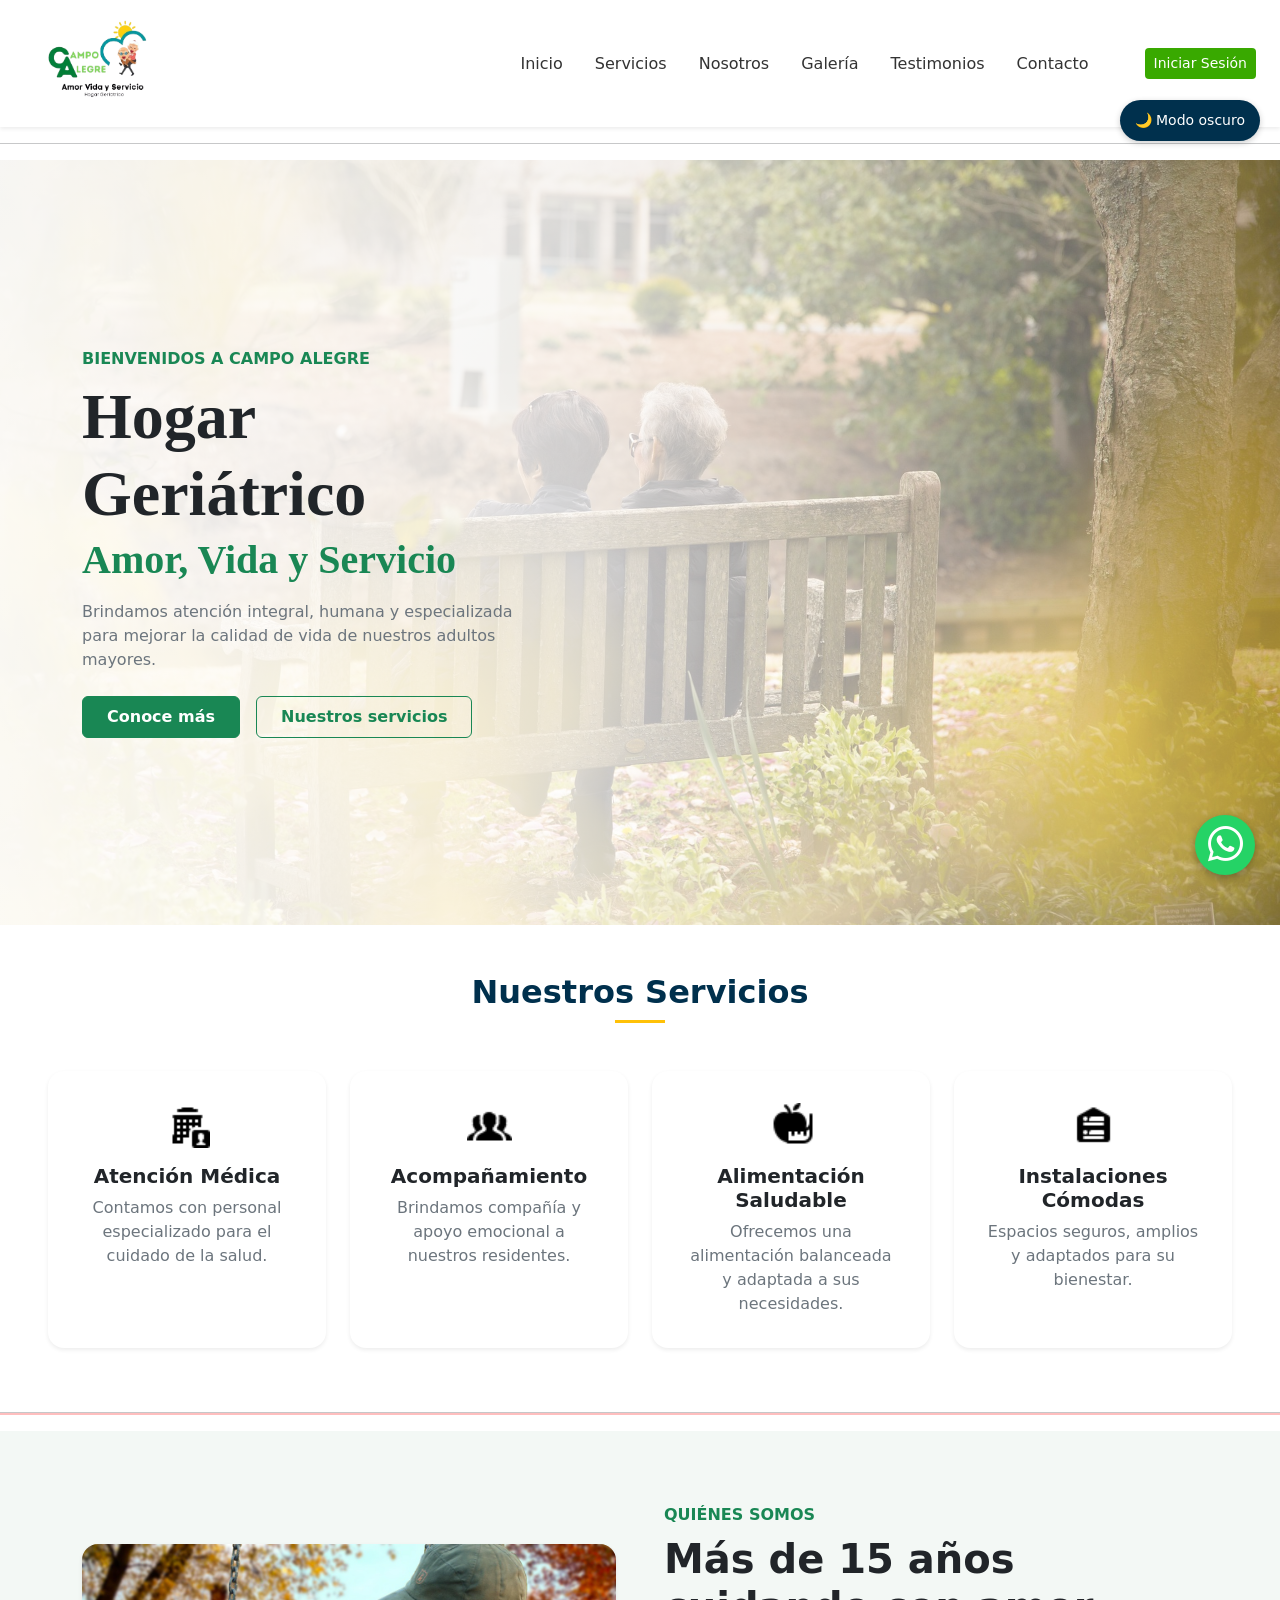
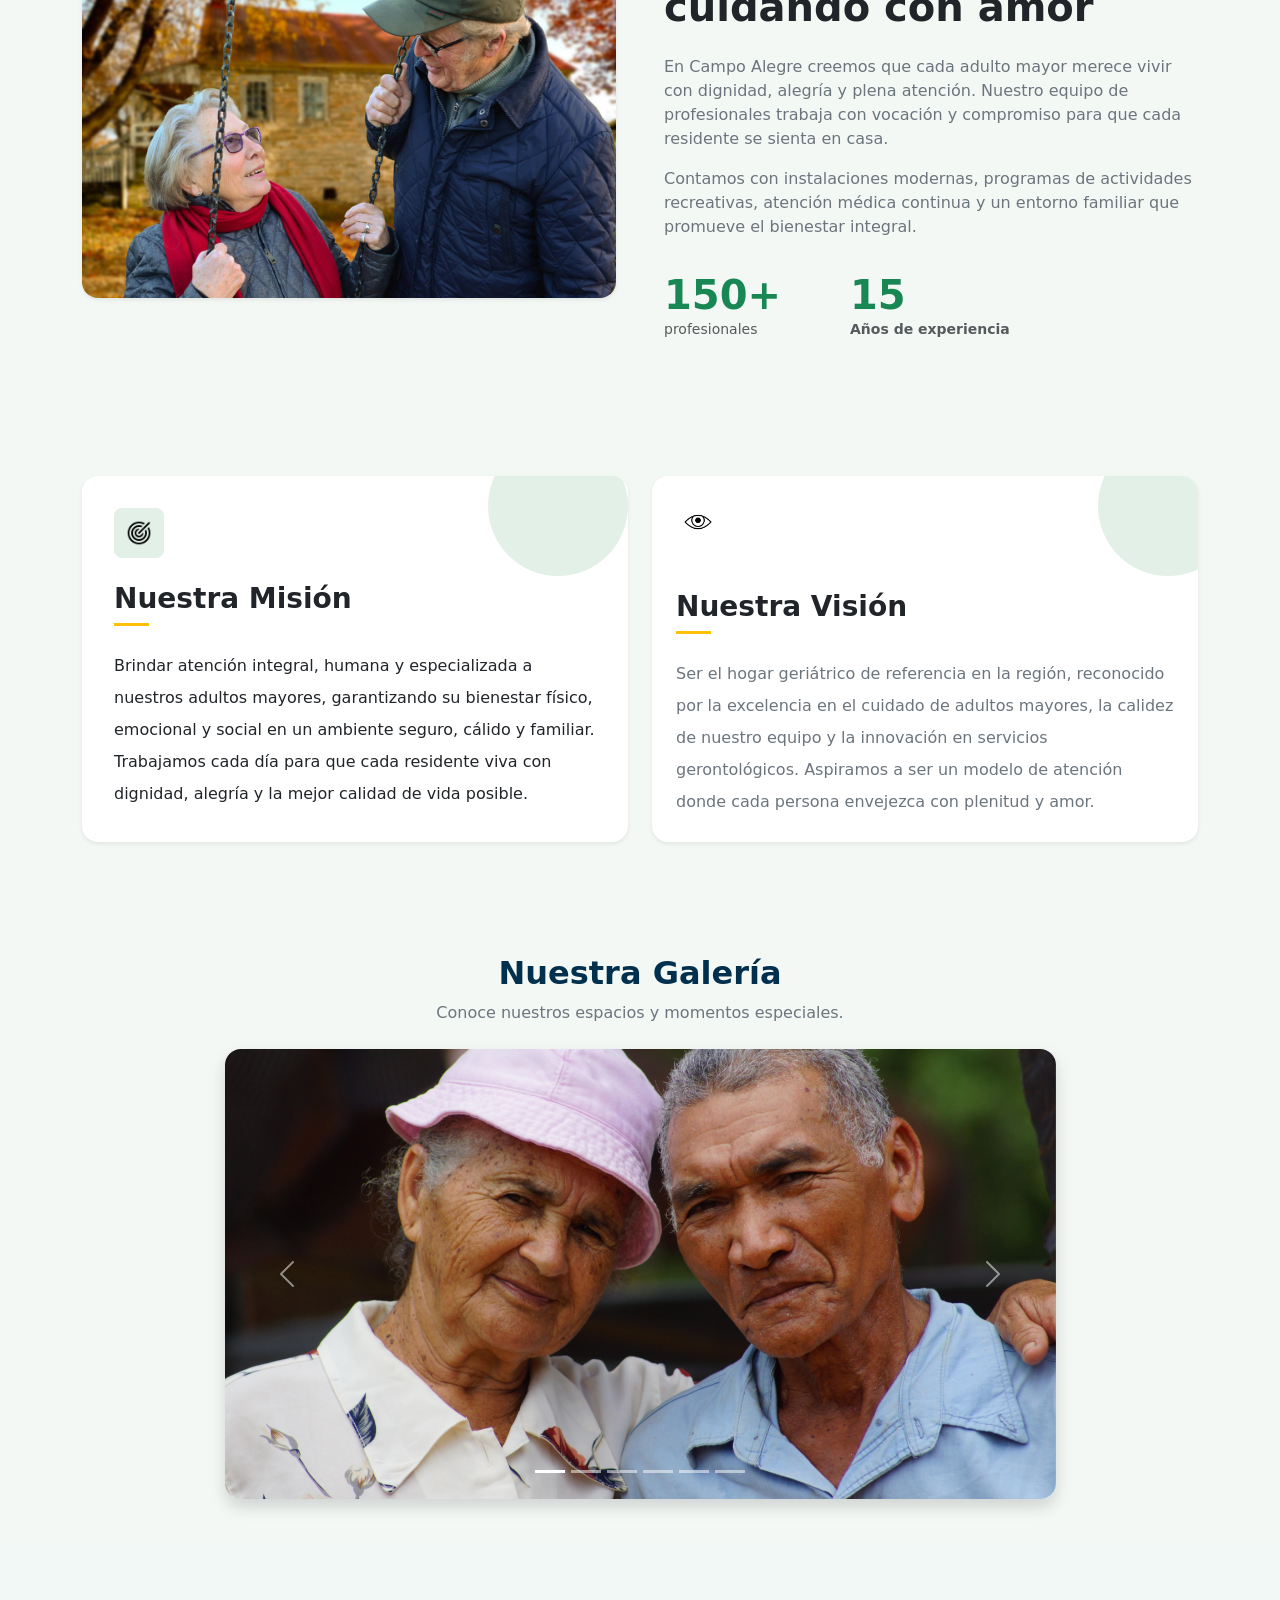
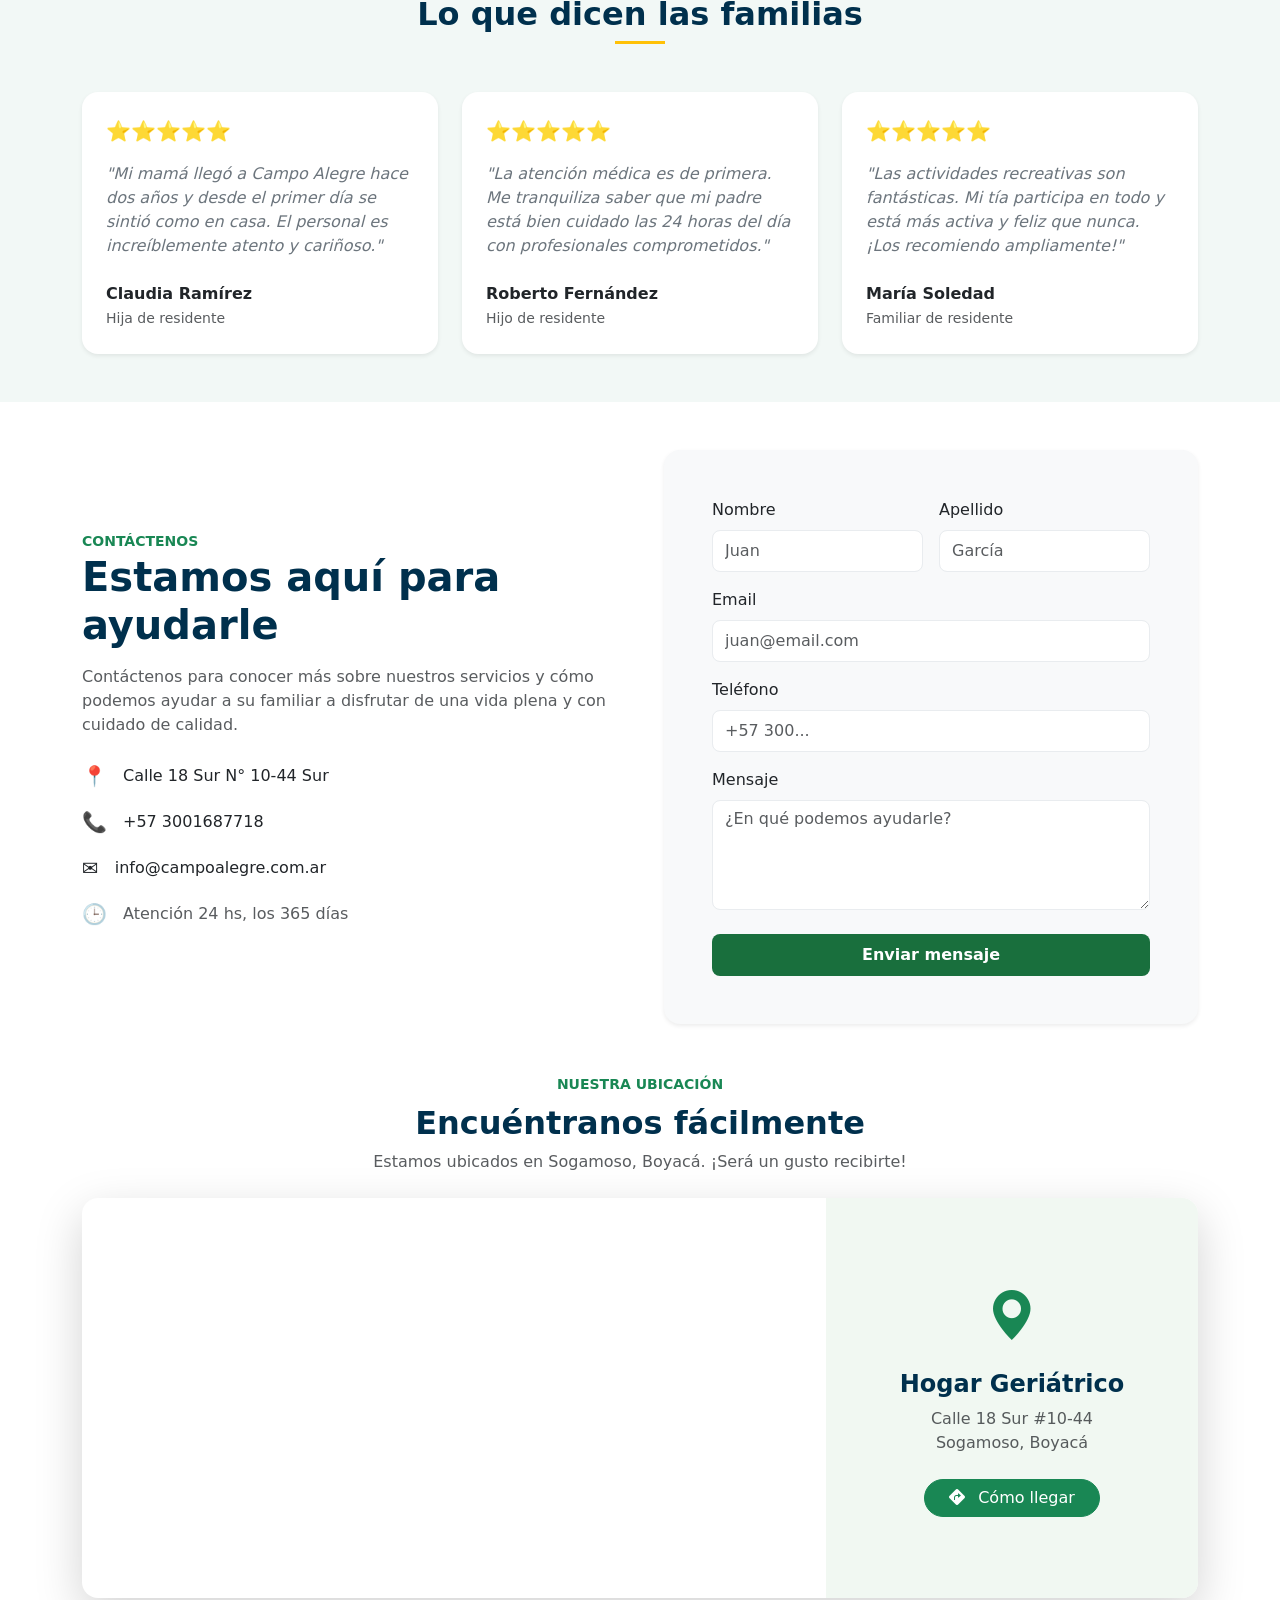
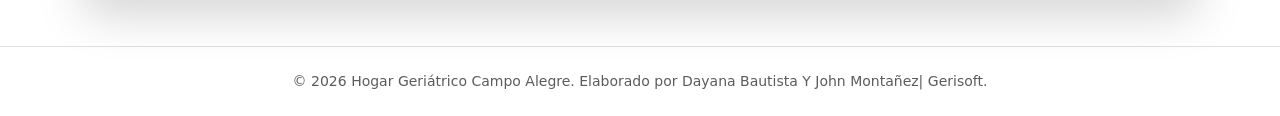
<file: index.html>
<!DOCTYPE html>

<html lang="es">

<head>

    <meta charset="UTF-8">

    <meta name="viewport" content="width=device-width, initial-scale=1.0">

    <meta name="description" content="Este es un ejemplo de una pagina web basica">

    <title>Gerisoft</title>
    <link href="https://cdn.jsdelivr.net/npm/bootstrap@5.3.3/dist/css/bootstrap.min.css"
rel="stylesheet"> 
<link href="https://cdn.jsdelivr.net/npm/bootstrap-icons@1.11.3/font/bootstrap-icons.css"
rel="stylesheet">
<!-- Bootstrap Icons -->
    <link rel="stylesheet" href="https://cdn.jsdelivr.net/npm/bootstrap-icons@1.11.3/font/bootstrap-icons.min.css">

    <link rel="stylesheet" href="estilos_html.css">

</head>

<body>

    <!--encabezado-->

    <header class="d-flex justify-content-between align-items-center px-4 py-2 shadow-sm bg-white w-100 sticky-top">

        <div>
            <a href="#">
                <img src="assets/images/logo Hogar geriatrico.png" alt="Logo de la empresa" width="150" class="img-
fluid">
            </a>
        </div>

        <nav class="navbar navbar-expand-lg p-0 bg-white" aria-label="Menú principal">

        <button class="navbar-toggler" type="button"
                     data-bs-toggle="collapse" data-bs-target="#menuPrincipal">
        <span class="navbar-toggler-icon"></span>
    </button>
    <div class="collapse navbar-collapse" id="menuPrincipal">
        <ul class="navbar-nav ms-auto align-items-center gap-lg-3">
                <li class="nav-item"><a class="nav-link" href="#inicio">Inicio</a></li>
                <li class="nav-item"><a class="nav-link" href="#servicios">Servicios</a></li>
                <li class="nav-item"><a class="nav-link" href="#nosotros">Nosotros</a></li>
                <li class="nav-item"><a class="nav-link" href="#galeria">Galería</a></li>
                <li class="nav-item"><a class="nav-link" href="#testimonios">Testimonios</a></li>
                <li class="nav-item"><a class="nav-link" href="#contacto">Contacto</a></li>
                <li class="nav-item"><a class="nav-link" href="login.html"></a></li>
                    <a class="btn btn-sm text-white" style="background-color: #39A900;"
                    href="login.html">
                    Iniciar Sesión 
                </a>
            </ul>
        </div>
        </nav>
    </header>

    <hr>

    <!--CONTENIDO PRINCIPAL-->

    <main>
        
        <!--INICIO-->
       <section id="inicio" class="position-relative d-flex align-items-center py-5 overflow-hidden" style="min-height: 85vh;">
    
    <!-- Imagen de fondo -->
    <img src="assets/images/imagen index .jpg" class="position-absolute top-0 start-0 w-100 h-100 object-fit-cover" style="z-index: 1;" alt="Presentación principal">

    <!-- Degradado de fondo de la presentación -->
<div class="degradado-inicio position-absolute top-0 start-0 w-100 h-100">
</div>
    
    <!--lo que va encima de la imagen -->
    <div class="container position-relative py-5" style="z-index: 3;">
        <div class="row">
            <div class="col-lg-5 col-md-7 text-start">

                <p class="texto-bienvenida text-uppercase fw-bold mb-2 fs-7 tracking-wide">
                    BIENVENIDOS A CAMPO ALEGRE
                </p>

                <h1 class="titulo-inicio display-3 fw-bold mb-1" style="font-family: serif;">
                    Hogar Geriátrico
                </h1>

               <h2 class="subtitulo-inicio display-6 fw-bold mb-3" style="font-family: serif;">
                    Amor, Vida y Servicio
                </h2>

               <p class="descripcion-inicio mb-4 fs-6">
                    Brindamos atención integral, humana y especializada para mejorar la calidad de vida de nuestros adultos mayores.
                </p>

                <!-- Botones de acción (Faltaban en la vista previa) -->
                <div class="d-flex flex-wrap gap-3">
                    <a href="#conoce-mas" class="btn btn-success px-4 py-2 fw-semibold rounded-2">
                        Conoce más
                    </a>
                    <a href="#servicios" class="btn btn-outline-success px-4 py-2 fw-semibold rounded-2">
                        Nuestros servicios
                    </a>
                </div>

            </div>
        </div>
    </div>
</section>

        <!-- ============ SERVICIOS ============ -->

        <section id="servicios" class="py-5" aria-labelledby="titulo-servicios">
            <div class="container-fluid px-lg-5">

                <h2 id="titulo-servicios" class="text-center fw-bold mb-2" style="color:#00304D;">
                    Nuestros Servicios
                </h2>
                
                <div class="mx-auto mb-5" style="width: 50px; height: 3px; background-color: #FFC107;"></div>

                <div class="row row-cols-1 row-cols-sm-2 row-cols-md-4 g-4">

                <div class="col">
                    <article class="card h-100 shadow-sm border-0 rounded-4 text-center p-3">
                       <div class="mt-3">
                        <img src="assets/images/icono atencion medica.png" alt="Atención médica" width="45" height="45" class="mx-auto d-block">
                       </div>
                        <div class="card-body">
                            <h3 class="h5 card-title fw-bold text-dark mb-2">Atención Médica</h3>
                                <p class="card-text text-secondary fs-6"> 
                                Contamos con personal especializado para el cuidado de la salud.
                                </p>                     
                        </div>
                    </article>
                </div>

                    <div class="col">
                        <article class="card h-100 shadow-sm border-0 rounded-4 text-center p-3">
                            <div class="mt-3">
                                <img src="assets/images/icono_acompañamiento.png" alt="Acompañamiento" width="45" height="45" class="mx-auto d-block">
                            </div>
                            <div class="card-body">
                            <h3 class="h5 card-title fw-bold text-dark mb-2">Acompañamiento</h3>
                            <p class="card-text text-secondary fs-6">
                                Brindamos compañía y apoyo emocional a nuestros residentes.
                            </p>
                            </div>
                        </article>
                        </div>
                    
                        <div class="col">
                        <article class="card h-100 shadow-sm border-0 rounded-4 text-center p-3">
                            <div class="mt-3">
                            <img src="assets/images/icono_alimentacion.png" alt="Alimentación saludable" width="45" height="45" class="mx-auto d-block">
                            </div>
                            <div class="card-body">
                            <h3 class="h5 card-title fw-bold text-dark mb-2">Alimentación Saludable</h3>
                            <p class="card-text text-secondary fs-6">
                                Ofrecemos una alimentación balanceada y adaptada a sus necesidades.
                            </p>
                            </div>
                        </article>
                        </div>
                    



                        <div class="col">
                        <article class="card h-100 shadow-sm border-0 rounded-4 text-center p-3">
                            <div class="mt-3">
                            <img src="assets/images/icono instalaciones.png" alt="Instalaciones cómodas" width="45" height="45" class="mx-auto d-block">
                            </div>
                            <div class="card-body">
                            <h3 class="h5 card-title fw-bold text-dark mb-2">Instalaciones Cómodas</h3>
                            <p class="card-text text-secondary fs-6">
                                Espacios seguros, amplios y adaptados para su bienestar.
                            </p>
                            </div>
                        </article>
                    </div>
                </div>
                </div>
        </section>


        <hr color="red" size="5">


        <!-- ============ SOBRE NOSOTROS ============ -->

        <section id="nosotros" class="py-5" style="background-color: #f3f8f5;" aria-labelledby="titulo-nosotros">
            <div class="container py-4">
                <div class="row align-items-center g-5">
                    <div class="col-lg-6">
                        <img src="assets/images/quienes somos.jpg" alt="Personas adultas mayores"
                             class="img-fluid rounded-4 shadow-sm w-100 object-fit-cover" style="max-height:  480px;">

                    </div>
                    <div class="col-lg-6">
                        <p class="text-success text-uppercase fw-bold mb-2 tracking-wide fs-6">
                            Quiénes somos
                        </p>

                        <h2 id="titulo-nosotros" class="display-6 fw-bold text-dark mb-4">
                           Más de 15 años cuidando con amor
                        </h2>
                        <p class="text-secondary fs-6 mb-3">
                        En Campo Alegre creemos que cada adulto mayor merece vivir con dignidad, alegría y plena atención. Nuestro equipo de profesionales trabaja con vocación y compromiso para que cada residente se sienta en casa.
                            </p>
                        <p class="text-secondary fs-6 mb-3">
                            Contamos con instalaciones modernas, programas de actividades recreativas, atención médica continua y un entorno familiar que promueve el bienestar integral.
                        </p>
                        <div class="row pt-3 text-start">
                            <div class="col-4">
                                <h3 class="fw-bold text-success display-6 mb-0">150+</h3>
                                <p class="text-muted small mb-0">profesionales</p>
                            </div>
                            <div class="col-4">
                                <h3 class="fw-bold text-success display-6 mb-0">15</h3>
                            <p class="fw-bold text-muted small mb-0">Años de experiencia</p>
                        </div>
                    </div>
                </div>
                </div>
            </div>
        </section>

            <!--MISIÓN Y VISIÓN-->
        <section id="misión-visión" class="py-5" style="background-color: #f3f8f5;">
                       <div class="container py-3">
                        <div class="row row-cols-1 row-cols-sm-2 g-4">
                            <div class="col">
                                <article class="card h-100 border-0 shadow-sm rounded-4 p-4 position-relative overflow-hidden bg-white"> 
                                    <div class="position-absolute top-0 end-0 rounded-circle"
                                    style="width: 140px; height: 140px; background-color: #e2f0e8; margin-top: -40px; margin-right: -40 px; pointer-events: none;">
                                </div>
                                <div class="card-body p-2 position-relative z-1">
                        <!-- Imagen de Ícono de Misión -->
                        <div class="d-inline-flex align-items-center justify-content-center rounded-3 p-2 mb-4" 
                             style="background-color: #e2f0e8; width: 50px; height: 50px;">
                            <img src="assets/images/icons/icono_misión.png" alt="Misión" width="28" height="28">
                        </div>
                                    <h2 id="titulo-mision" class="h3 card-title fw-bold text-dark mb-2">
                            Nuestra Misión
                        </h2>

                        <div class="mb-4" style="width: 35px; height: 3px; background-color: #FFC107;"></div>
                        <p class="card-text text-secundary lh-lg fs-6 mb-0">
                            Brindar atención integral, humana y especializada a nuestros adultos mayores, garantizando su bienestar físico, emocional y social en un ambiente seguro, cálido y familiar. Trabajamos cada día para que cada residente viva con dignidad, alegría y la mejor calidad de vida posible.
                        </p>
                                </div>
                                </article>
                            </div>
                        <div class="col">
                            <article class="card h-100 border-0 shadow-sm rounded-4 p-4 position-relative overflow-hidden bg-white">
                                <div class="position-absolute top-0 end-0 rounded-circle"
                                    style="width: 140px; height: 140px; background-color: #e2f0e8; margin-top: -40px; margin-right: -40px; pointer-events: none;">
                                </div>
                                <div class="card-body p-2 position-relative z-1">
                                    <img src="assets/images/icons/icons-visión.png" alt="visión" width="28" height="28">
                                </div>


                        <h2 id="titulo-vision" class="h3 card-title fw-bold text-dark mb-2">
                            Nuestra Visión
                        </h2>
                            <div class="mb-4" style="width: 35px; height: 3px; background-color: #FFC107;"></div>

                        <p class="card-text text-secondary lh-lg fs-6 mb-0">
                            Ser el hogar geriátrico de referencia en la región, reconocido por la excelencia en el cuidado de adultos mayores, la calidez de nuestro equipo y la innovación en servicios gerontológicos. Aspiramos a ser un modelo de atención donde cada persona envejezca con plenitud y amor.
                        </p>
                    </div>
                        </article>
                        </div>
                       </div>
                    </div>   
        </section>




<!-- ============ GALERÍA AUTOMÁTICA ============ -->
<section id="galeria"
         class="py-5"
         aria-labelledby="titulo-galeria"
         style="background-color: #f3f8f5;">

    <div class="container">

        <!-- Título -->
        <h2 id="titulo-galeria"
            class="text-center fw-bold mb-2"
            style="color: #00304D;">

            Nuestra Galería

        </h2>

        <!-- Descripción -->
        <p class="text-center text-secondary mb-4">
            Conoce nuestros espacios y momentos especiales.
        </p>

        <!-- Carrusel automático -->
        <div class="row justify-content-center">

            <div class="col-12 col-lg-9">

                <div id="galeriaAutomatica"
                     class="carousel slide carousel-fade"
                     data-bs-ride="carousel"
                     data-bs-interval="3000"
                     data-bs-pause="false"
                     data-bs-wrap="true">

                    <!-- Fotografías -->
                    <div class="carousel-inner rounded-4 shadow">

                        <!-- Imagen 1 -->
                        <div class="carousel-item active">

                            <img src="assets/images/galeria 1.jpg"
                                 class="d-block w-100"
                                 style="height: 450px; object-fit: cover;"
                                 alt="Adultos mayores">

                        </div>

                        <!-- Imagen 2 -->
                        <div class="carousel-item">

                            <img src="assets/images/galeria 2.jpg"
                                 class="d-block w-100"
                                 style="height: 450px; object-fit: cover;"
                                 alt="Actividades de adultos mayores">

                        </div>

                        <!-- Imagen 3 -->
                        <div class="carousel-item">

                            <img src="assets/images/galeria 3.jpg"
                                 class="d-block w-100"
                                 style="height: 450px; object-fit: cover;"
                                 alt="Espacios del hogar geriátrico">

                        </div>

                        <!-- Imagen 4 -->
                        <div class="carousel-item">

                            <img src="assets/images/galeria 4.jpg"
                                 class="d-block w-100"
                                 style="height: 450px; object-fit: cover;"
                                 alt="Momentos especiales">

                        </div>

                        <!-- Imagen 5 -->
                        <div class="carousel-item">

                            <img src="assets/images/galeria 5.jpg"
                                 class="d-block w-100"
                                 style="height: 450px; object-fit: cover;"
                                 alt="Atención a adultos mayores">

                        </div>

                        <!-- Imagen 6 -->
                        <div class="carousel-item">

                            <img src="assets/images/galeria 6.jpg"
                                 class="d-block w-100"
                                 style="height: 450px; object-fit: cover;"
                                 alt="Bienestar de los residentes">

                        </div>

                    </div>

                    <!-- Indicadores para seleccionar las fotografías -->
                    <div class="carousel-indicators galeria-indicators">

                        <button type="button"
                                data-bs-target="#galeriaAutomatica"
                                data-bs-slide-to="0"
                                class="active"
                                aria-current="true"
                                aria-label="Imagen 1"></button>

                        <button type="button"
                                data-bs-target="#galeriaAutomatica"
                                data-bs-slide-to="1"
                                aria-label="Imagen 2"></button>

                        <button type="button"
                                data-bs-target="#galeriaAutomatica"
                                data-bs-slide-to="2"
                                aria-label="Imagen 3"></button>

                        <button type="button"
                                data-bs-target="#galeriaAutomatica"
                                data-bs-slide-to="3"
                                aria-label="Imagen 4"></button>

                        <button type="button"
                                data-bs-target="#galeriaAutomatica"
                                data-bs-slide-to="4"
                                aria-label="Imagen 5"></button>

                        <button type="button"
                                data-bs-target="#galeriaAutomatica"
                                data-bs-slide-to="5"
                                aria-label="Imagen 6"></button>

                    </div>

                    <!-- Flecha para imagen anterior -->
                    <button class="carousel-control-prev"
                            type="button"
                            data-bs-target="#galeriaAutomatica"
                            data-bs-slide="prev">

                        <span class="carousel-control-prev-icon"
                              aria-hidden="true"></span>

                        <span class="visually-hidden">Anterior</span>

                    </button>

                    <!-- Flecha para imagen siguiente -->
                    <button class="carousel-control-next"
                            type="button"
                            data-bs-target="#galeriaAutomatica"
                            data-bs-slide="next">

                        <span class="carousel-control-next-icon"
                              aria-hidden="true"></span>

                        <span class="visually-hidden">Siguiente</span>

                    </button>

                </div>

            </div>

        </div>

    </div>

</section>
<!-- ============ FIN GALERÍA ============ -->




        <!--TESTIMONIOS-->
<section id="testimonios" class="py-5" aria-labelledby="titulo-testimonios" style="background-color: #f2f8f6;">
    <div class="container">

        <!-- Título -->
        <h2 id="titulo-testimonios" class="text-center fw-bold mb-2" style="color: #00304D;">
            Lo que dicen las familias
        </h2>
        <div class="mx-auto mb-5" style="width: 50px; height: 3px; background-color: #FFC107;"></div>

        <!-- Grilla principal -->
        <div class="row row-cols-1 row-cols-md-3 g-4">

            <!-- Testimonio 1 -->
            <div class="col">
                <div class="card h-100 border-0 shadow-sm p-4 rounded-4 bg-white">
                    <div class="card-body p-0 d-flex flex-column justify-content-between">
                        <div>
                            <div class="mb-3 text-warning fs-5">
                                ⭐⭐⭐⭐⭐
                            </div>
                            <blockquote class="blockquote fs-6 text-secondary fst-italic mb-4">
                                "Mi mamá llegó a Campo Alegre hace dos años y desde el primer día se sintió como en casa. El personal es increíblemente atento y cariñoso."
                            </blockquote>
                        </div>
                        <footer>
                            <strong class="d-block text-dark fw-bold">Claudia Ramírez</strong>
                            <small class="text-muted">Hija de residente</small>
                        </footer>
                    </div>
                </div>
            </div>

            <!-- Testimonio 2 -->
            <div class="col">
                <div class="card h-100 border-0 shadow-sm p-4 rounded-4 bg-white">
                    <div class="card-body p-0 d-flex flex-column justify-content-between">
                        <div>
                            <div class="mb-3 text-warning fs-5">
                                ⭐⭐⭐⭐⭐
                            </div>
                            <blockquote class="blockquote fs-6 text-secondary fst-italic mb-4">
                                "La atención médica es de primera. Me tranquiliza saber que mi padre está bien cuidado las 24 horas del día con profesionales comprometidos."
                            </blockquote>
                        </div>
                        <footer>
                            <strong class="d-block text-dark fw-bold">Roberto Fernández</strong>
                            <small class="text-muted">Hijo de residente</small>
                        </footer>
                    </div>
                </div>
            </div>

            <!-- Testimonio 3 -->
            <div class="col">
                <div class="card h-100 border-0 shadow-sm p-4 rounded-4 bg-white">
                    <div class="card-body p-0 d-flex flex-column justify-content-between">
                        <div>
                            <div class="mb-3 text-warning fs-5">
                                ⭐⭐⭐⭐⭐
                            </div>
                            <blockquote class="blockquote fs-6 text-secondary fst-italic mb-4">
                                "Las actividades recreativas son fantásticas. Mi tía participa en todo y está más activa y feliz que nunca. ¡Los recomiendo ampliamente!"
                            </blockquote>
                        </div>
                        <footer>
                            <strong class="d-block text-dark fw-bold">María Soledad</strong>
                            <small class="text-muted">Familiar de residente</small>
                        </footer>
                    </div>
                </div>
            </div>

        </div>
    </div>
</section>
       
<!-- CONTACTO -->
<section id="contacto" aria-labelledby="titulo-contacto" class="py-5">

    <div class="container">

        <div class="row g-5 align-items-center">

            <!-- INFORMACIÓN DE CONTACTO -->
            <div class="col-12 col-lg-6">

                <span class="text-success fw-bold text-uppercase small">
                    CONTÁCTENOS
                </span>

                <h2 id="titulo-contacto" class="display-6 fw-bold mb-3"
                    style="color: #00304D;">
                    Estamos aquí para ayudarle
                </h2>

                <p class="text-muted mb-4 lead fs-6">
                    Contáctenos para conocer más sobre nuestros servicios
                    y cómo podemos ayudar a su familiar a disfrutar de una
                    vida plena y con cuidado de calidad.
                </p>

                <address class="fst-normal d-flex flex-column gap-3 fs-6">

                    <div class="d-flex align-items-center gap-3">
                        <span class="fs-5">📍</span>
                        <span>Calle 18 Sur N° 10-44 Sur</span>
                    </div>

                    <div class="d-flex align-items-center gap-3">
                        <span class="fs-5">📞</span>
                        <a href="tel:+573001687718"
                           class="text-decoration-none text-dark">
                            +57 3001687718
                        </a>
                    </div>

                    <div class="d-flex align-items-center gap-3">
                        <span class="fs-5">✉️</span>
                        <a href="mailto:info@campoalegre.com.ar"
                           class="text-decoration-none text-dark">
                            info@campoalegre.com.ar
                        </a>
                    </div>

                    <div class="d-flex align-items-center gap-3 text-muted">
                        <span class="fs-5">🕒</span>
                        <span>Atención 24 hs, los 365 días</span>
                    </div>

                </address>

            </div>

            <!-- FORMULARIO DE CONTACTO -->
            <div class="col-12 col-lg-6">

                <div class="card border-0 shadow-sm rounded-4 p-4 p-md-5"
                     style="background-color: #f8f9fa;">

                    <form>

                        <div class="row g-3 mb-3">

                            <div class="col-md-6">
                                <label for="nombre"
                                       class="form-label fw-medium text-dark">
                                    Nombre
                                </label>

                                <input type="text"
                                       class="form-control rounded-3 border-light-subtle bg-white py-2"
                                       id="nombre"
                                       placeholder="Juan">
                            </div>

                            <div class="col-md-6">
                                <label for="apellido"
                                       class="form-label fw-medium text-dark">
                                    Apellido
                                </label>

                                <input type="text"
                                       class="form-control rounded-3 border-light-subtle bg-white py-2"
                                       id="apellido"
                                       placeholder="García">
                            </div>

                        </div>

                        <div class="mb-3">
                            <label for="email"
                                   class="form-label fw-medium text-dark">
                                Email
                            </label>

                            <input type="email"
                                   class="form-control rounded-3 border-light-subtle bg-white py-2"
                                   id="email"
                                   placeholder="juan@email.com">
                        </div>

                        <div class="mb-3">
                            <label for="telefono"
                                   class="form-label fw-medium text-dark">
                                Teléfono
                            </label>

                            <input type="tel"
                                   class="form-control rounded-3 border-light-subtle bg-white py-2"
                                   id="telefono"
                                   placeholder="+57 300...">
                        </div>

                        <div class="mb-4">
                            <label for="mensaje"
                                   class="form-label fw-medium text-dark">
                                Mensaje
                            </label>

                            <textarea
                                class="form-control rounded-3 border-light-subtle bg-white"
                                id="mensaje"
                                rows="4"
                                placeholder="¿En qué podemos ayudarle?"></textarea>
                        </div>

                        <button type="submit"
                                class="btn w-100 text-white fw-bold py-2 rounded-3"
                                style="background-color: #196f3d;">
                            Enviar mensaje
                        </button>

                    </form>

                </div>

            </div>

        </div>

    </div>

    <!-- MAPA DE UBICACIÓN -->
    <div class="container mt-5">

        <div class="text-center mb-4">

            <span class="text-success fw-bold text-uppercase small">
                NUESTRA UBICACIÓN
            </span>

            <h2 class="fw-bold mt-2" style="color: #00304D;">
                Encuéntranos fácilmente
            </h2>

            <p class="text-muted">
                Estamos ubicados en Sogamoso, Boyacá.
                ¡Será un gusto recibirte!
            </p>

        </div>

        <div class="card border-0 shadow-lg rounded-4 overflow-hidden">

            <div class="row g-0 align-items-stretch">

                <!-- MAPA -->
                <div class="col-12 col-lg-8">

                    <iframe
                        src="https://www.google.com/maps/embed?pb=!1m18!1m12!1m3!1d2848.3560702895843!2d-72.94355713081931!3d5.695444694922893!2m3!1f0!2f0!3f0!3m2!1i1024!2i768!4f13.1!3m3!1m2!1s0x8e6a45b3ea7bd65f%3A0xb68958fd519795a6!2sCl.%2018%20Sur%20%2310-44%2C%20Sogamoso%2C%20Boyac%C3%A1!5e1!3m2!1ses!2sco!4v1790373119517!5m2!1ses!2sco"
                        width="100%"
                        height="400"
                        style="border:0; display:block;"
                        allowfullscreen
                        loading="lazy"
                        referrerpolicy="strict-origin-when-cross-origin">
                    </iframe>

                </div>

                <!-- INFORMACIÓN DE UBICACIÓN -->
                <div class="col-12 col-lg-4 d-flex align-items-center"
                     style="background-color: #f1f8f2;">

                    <div class="p-4 text-center w-100">

                        <i class="bi bi-geo-alt-fill text-success"
                           style="font-size: 50px;">
                        </i>

                        <h4 class="fw-bold mt-3" style="color: #00304D;">
                            Hogar Geriátrico
                        </h4>

                        <p class="text-muted">
                            Calle 18 Sur #10-44
                            <br>
                            Sogamoso, Boyacá
                        </p>

                        <a href="https://www.google.com/maps/search/?api=1&query=Cl.+18+Sur+%2310-44%2C+Sogamoso%2C+Boyac%C3%A1"
                           target="_blank"
                           rel="noopener noreferrer"
                           class="btn btn-success rounded-pill px-4 mt-2">

                            <i class="bi bi-sign-turn-right-fill me-2"></i>
                            Cómo llegar

                        </a>

                    </div>

                </div>

            </div>

        </div>

    </div>

</section>
<!-- FIN CONTACTO -->
</main>


    <!--PIE DE PÁGINA-->

    <footer class="py-4 border-top text-center text-muted">
<div class="container">
            <p class="mb-0 small">
            &copy; 2026 Hogar Geriátrico Campo Alegre.
            Elaborado por Dayana Bautista Y John Montañez| Gerisoft.
        </p>
</div>
    </footer>
       
<!-- BOTÓN FLOTANTE DE WHATSAPP -->
<a href="https://wa.me/573001234567"
   class="whatsapp-float"
   target="_blank"
   rel="noopener noreferrer"
   aria-label="Abrir WhatsApp">
    <i class="bi bi-whatsapp"></i>
</a>

<body>

    <!-- Botón para cambiar el tema -->
    <button id="btnTema" class="tema-btn" type="button">
        🌙 Modo oscuro
    </button>


<!-- SCRIPT DE BOOTSTRAP -->
<script src="https://cdn.jsdelivr.net/npm/bootstrap@5.3.3/dist/js/bootstrap.bundle.min.js"></script>
<!-- Archivo JavaScript del modo oscuro -->
<script src="html.js"></script>
</body>

</html>
</file>
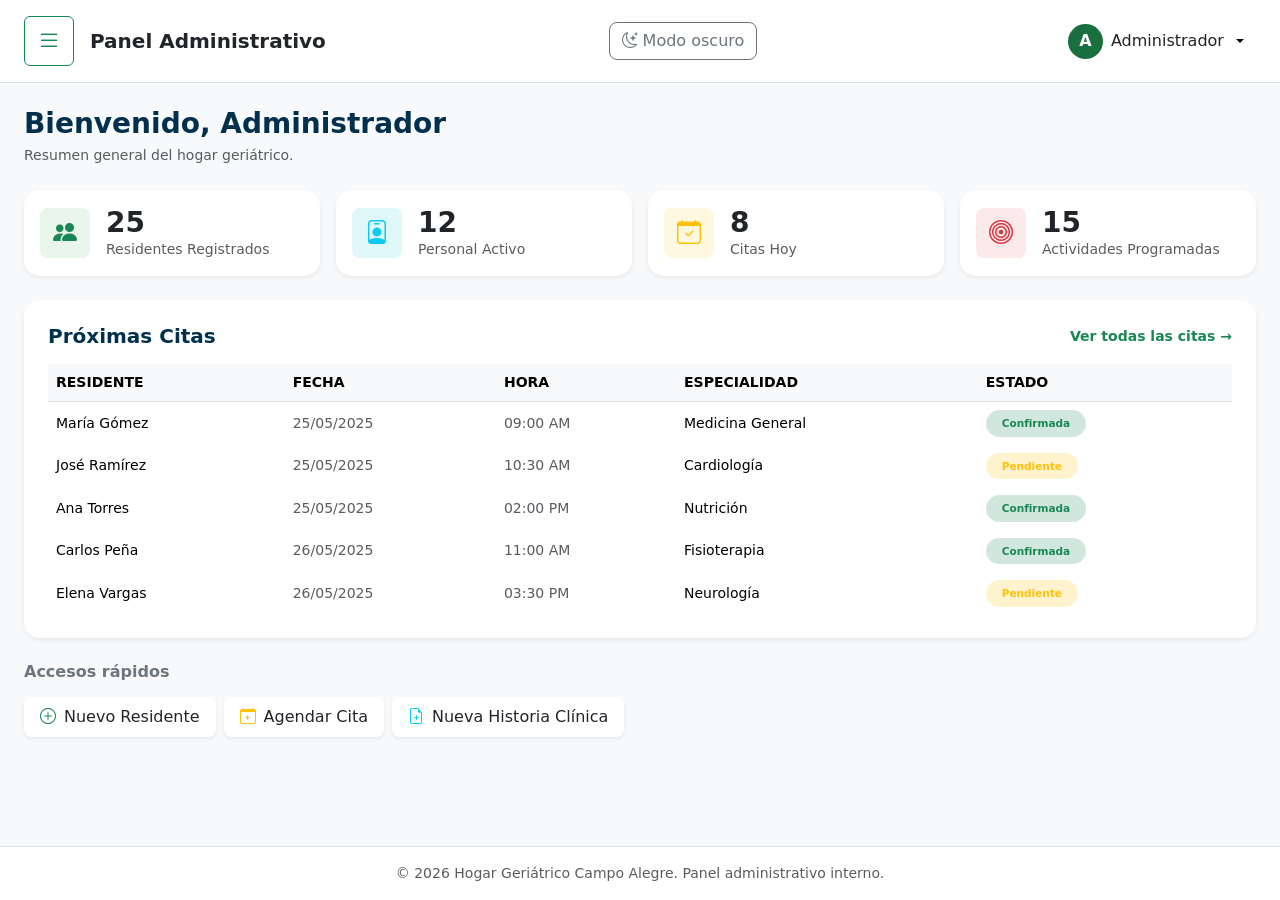
<file: admin.html>
<!DOCTYPE html>
<html lang="es">
<head>
    <meta charset="UTF-8">
    <meta name="viewport" content="width=device-width, initial-scale=1.0">
    <meta name="description" content="Panel administrativo del Hogar Geriátrico Campo Alegre.">
    <title>Panel Administrativo | Hogar Geriátrico Campo Alegre</title>
    
    <!-- Bootstrap 5 CSS -->
    <link href="https://cdn.jsdelivr.net/npm/bootstrap@5.3.3/dist/css/bootstrap.min.css" rel="stylesheet">
    <!-- Bootstrap Icons -->
    <link href="https://cdn.jsdelivr.net/npm/bootstrap-icons@1.11.3/font/bootstrap-icons.css" rel="stylesheet">
</head>
<body class="bg-light">

    <div class="d-flex min-vh-100">

        <!--Menú lateral()-->
      <aside class="offcanvas offcanvas-start text-white p-3"
            tabindex="-1"
            id="menuLateral"
            aria-label="Menú de administración"
            style="width: 260px; background-color: #196f3d;">
                <div class="d-flex justify-content-end mb-2">
    <button type="button"
            class="btn-close btn-close-white"
            data-bs-dismiss="offcanvas"
            aria-label="Cerrar">
    </button>
</div>
            
            <!-- Logo -->
            <div class="text-center py-3 mb-3 border-bottom border-white-50">
                <a href="index.html">
                    <img src="assets/images/logo Hogar geriatrico.png" alt="Logo Hogar Geriátrico Campo Alegre" width="100" class="img-fluid bg-white p-2 rounded-3">
                </a>
            </div>

            <!-- Navegación de módulos -->
            <nav aria-label="Módulos del sistema" class="w-100">
                <ul class="nav nav-pills flex-column gap-1">
                    <li class="nav-item">
                        <a href="inicio.html" class="nav-link text-white active d-flex align-items-center gap-3 py-2 px-3 rounded-3" style="background-color: rgba(255,255,255,0.2);" aria-current="page">
                            <i class="bi bi-house-door fs-5"></i>
                            <span>Inicio</span>
                        </a>
                    </li>
                    <li class="nav-item">
                        <a href="residentes.html" class="nav-link text-white-50 d-flex align-items-center gap-3 py-2 px-3 rounded-3">
                            <i class="bi bi-people fs-5"></i>
                            <span>Residentes</span>
                        </a>
                    </li>
                    <li class="nav-item">
                        <a href="personal.html" class="nav-link text-white-50 d-flex align-items-center gap-3 py-2 px-3 rounded-3">
                            <i class="bi bi-person-badge fs-5"></i>
                            <span>Personal</span>
                        </a>
                    </li>
                    <li class="nav-item">
                        <a href="citas-medicas.html" class="nav-link text-white-50 d-flex align-items-center gap-3 py-2 px-3 rounded-3">
                            <i class="bi bi-calendar-event fs-5"></i>
                            <span>Citas Médicas</span>
                        </a>
                    </li>
                    <li class="nav-item">
                        <a href="historias-clinicas.html" class="nav-link text-white-50 d-flex align-items-center gap-3 py-2 px-3 rounded-3">
                            <i class="bi bi-file-earmark-medical fs-5"></i>
                            <span>Historias Clínicas</span>
                        </a>
                    </li>
                    <li class="nav-item">
                        <a href="actividades.html" class="nav-link text-white-50 d-flex align-items-center gap-3 py-2 px-3 rounded-3">
                            <i class="bi bi-bullseye fs-5"></i>
                            <span>Actividades</span>
                        </a>
                    </li>
                    <li class="nav-item">
                        <a href="reportes.html" class="nav-link text-white-50 d-flex align-items-center gap-3 py-2 px-3 rounded-3">
                            <i class="bi bi-bar-chart-line fs-5"></i>
                            <span>Reportes</span>
                        </a>
                    </li>
                    <li class="nav-item">
                        <a href="configuracion.html" class="nav-link text-white-50 d-flex align-items-center gap-3 py-2 px-3 rounded-3">
                            <i class="bi bi-gear fs-5"></i>
                            <span>Configuración</span>
                        </a>
                    </li>
                    <li class="nav-item mt-3">
                        <a href="login.html" class="nav-link text-white-50 d-flex align-items-center gap-3 py-2 px-3 rounded-3">
                            <i class="bi bi-box-arrow-right fs-5"></i>
                            <span>Cerrar Sesión</span>
                        </a>
                    </li>
                </ul>
            </nav>
        </aside>

        <!-- ============ CONTENIDO PRINCIPAL ============ -->
        <div class="flex-grow-1 d-flex flex-column">

            <!-- BARRA SUPERIOR (HEADER) -->
           <header class="bg-white border-bottom px-4 py-3 d-flex justify-content-between align-items-center">

    <div class="d-flex align-items-center gap-3">

        <button class="btn btn-outline-success"
                type="button"
                data-bs-toggle="offcanvas"
                data-bs-target="#menuLateral"
                aria-controls="menuLateral">
            <i class="bi bi-list fs-4"></i>
        </button>

        <h1 class="h5 fw-bold text-dark mb-0">
            Panel Administrativo
        </h1>

    </div>

<!-- Botón para cambiar el tema -->
<button type="button" id="btnTema"
        class="btn btn-outline-secondary rounded-3 me-3">
    <i class="bi bi-moon-stars" id="iconoTema"></i>
    <span id="textoTema">Modo oscuro</span>
</button>

                <!-- Usuario y Menú desplegable -->
                <nav aria-label="Cuenta de usuario" class="dropdown">
                    <button class="btn btn-light d-flex align-items-center gap-2 border-0 bg-transparent dropdown-toggle" type="button" data-bs-toggle="dropdown" aria-expanded="false">
                        <span class="rounded-circle text-white d-flex align-items-center justify-content-center fw-bold" style="width: 35px; height: 35px; background-color: #196f3d;">A</span>
                        <span class="fw-medium text-dark">Administrador</span>
                    </button>
                    <ul class="dropdown-menu dropdown-menu-end border-0 shadow-sm rounded-3">
                        <li><a class="dropdown-item small" href="index.html"><i class="bi bi-person me-2"></i>Mi perfil</a></li>
                        <li><hr class="dropdown-divider"></li>
                        <li><a class="dropdown-item small text-danger" href="login.html"><i class="bi bi-box-arrow-right me-2"></i>Cerrar sesión</a></li>
                    </ul>
                </nav>
            </header>

            <!-- CUERPO PRINCIPAL -->
            <main class="p-4 flex-grow-1">

                <!-- Bienvenida -->
                <div class="mb-4">
                    <h2 class="h3 fw-bold mb-1" style="color: #00304D;">Bienvenido, Administrador</h2>
                    <p class="text-muted small mb-0">Resumen general del hogar geriátrico.</p>
                </div>

                <!-- Tarjetas de Resumen -->
                <section aria-labelledby="titulo-resumen" class="mb-4">
                    <h3 id="titulo-resumen" class="visually-hidden">Resumen general</h3>

                    <div class="row row-cols-1 row-cols-sm-2 row-cols-xl-4 g-3">
                        
                        <!-- Tarjeta 1 -->
                        <div class="col">
                            <div class="card border-0 shadow-sm rounded-4 p-3 bg-white h-100">
                                <div class="d-flex align-items-center gap-3">
                                    <div class="p-3 rounded-3 d-flex align-items-center justify-content-center" style="background-color: #e8f5e9; width: 50px; height: 50px;">
                                        <i class="bi bi-people-fill text-success fs-4"></i>
                                    </div>
                                    <div>
                                        <div class="h3 fw-bold mb-0 text-dark">25</div>
                                        <div class="text-muted small">Residentes Registrados</div>
                                    </div>
                                </div>
                            </div>
                        </div>
<!--Modo Claro oscuro-->

<!-- Tarjeta 2 -->
                        <div class="col">
                            <div class="card border-0 shadow-sm rounded-4 p-3 bg-white h-100">
                                <div class="d-flex align-items-center gap-3">
                                    <div class="p-3 rounded-3 d-flex align-items-center justify-content-center" style="background-color: #e0f7fa; width: 50px; height: 50px;">
                                        <i class="bi bi-person-badge text-info fs-4"></i>
                                    </div>
                                    <div>
                                        <div class="h3 fw-bold mb-0 text-dark">12</div>
                                        <div class="text-muted small">Personal Activo</div>
                                    </div>
                                </div>
                            </div>
                        </div>

                        <!-- Tarjeta 3 -->
                        <div class="col">
                            <div class="card border-0 shadow-sm rounded-4 p-3 bg-white h-100">
                                <div class="d-flex align-items-center gap-3">
                                    <div class="p-3 rounded-3 d-flex align-items-center justify-content-center" style="background-color: #fff8e1; width: 50px; height: 50px;">
                                        <i class="bi bi-calendar-check text-warning fs-4"></i>
                                    </div>
                                    <div>
                                        <div class="h3 fw-bold mb-0 text-dark">8</div>
                                        <div class="text-muted small">Citas Hoy</div>
                                    </div>
                                </div>
                            </div>
                        </div>

                        <!-- Tarjeta 4 -->
                        <div class="col">
                            <div class="card border-0 shadow-sm rounded-4 p-3 bg-white h-100">
                                <div class="d-flex align-items-center gap-3">
                                    <div class="p-3 rounded-3 d-flex align-items-center justify-content-center" style="background-color: #fbe9e7; width: 50px; height: 50px;">
                                        <i class="bi bi-bullseye text-danger fs-4"></i>
                                    </div>
                                    <div>
                                        <div class="h3 fw-bold mb-0 text-dark">15</div>
                                        <div class="text-muted small">Actividades Programadas</div>
                                    </div>
                                </div>
                            </div>
                        </div>

                    </div>
                </section>

                <!-- Próximas Citas (Tabla) -->
                <section id="proximas-citas" class="card border-0 shadow-sm rounded-4 bg-white p-4 mb-4" aria-labelledby="titulo-proximas-citas">

                    <header class="d-flex justify-content-between align-items-center mb-3">
                        <h3 id="titulo-proximas-citas" class="h5 fw-bold mb-0" style="color: #00304D;">Próximas Citas</h3>
                        <a href="citas-medicas.html" class="text-decoration-none text-success small fw-semibold">
                            Ver todas las citas &rarr;
                        </a>
                    </header>

                    <div class="table-responsive">
                        <table class="table table-borderless align-middle mb-0">
                            <caption class="visually-hidden">Listado de próximas citas médicas programadas</caption>
                            <thead class="table-light border-bottom text-uppercase small text-muted">
                                <tr>
                                    <th scope="col" class="fw-semibold">Residente</th>
                                    <th scope="col" class="fw-semibold">Fecha</th>
                                    <th scope="col" class="fw-semibold">Hora</th>
                                    <th scope="col" class="fw-semibold">Especialidad</th>
                                    <th scope="col" class="fw-semibold">Estado</th>
                                </tr>
                            </thead>
                            <tbody class="small">
                                <tr>
                                    <td class="fw-medium">María Gómez</td>
                                    <td class="text-muted">25/05/2025</td>
                                    <td class="text-muted">09:00 AM</td>
                                    <td>Medicina General</td>
                                    <td><span class="badge rounded-pill text-success bg-success-subtle px-3 py-2">Confirmada</span></td>
                                </tr>
                                <tr>
                                    <td class="fw-medium">José Ramírez</td>
                                    <td class="text-muted">25/05/2025</td>
                                    <td class="text-muted">10:30 AM</td>
                                    <td>Cardiología</td>
                                    <td><span class="badge rounded-pill text-warning bg-warning-subtle px-3 py-2">Pendiente</span></td>
                                </tr>
                                <tr>
                                    <td class="fw-medium">Ana Torres</td>
                                    <td class="text-muted">25/05/2025</td>
                                    <td class="text-muted">02:00 PM</td>
                                    <td>Nutrición</td>
                                    <td><span class="badge rounded-pill text-success bg-success-subtle px-3 py-2">Confirmada</span></td>
                                </tr>
                                <tr>
                                    <td class="fw-medium">Carlos Peña</td>
                                    <td class="text-muted">26/05/2025</td>
                                    <td class="text-muted">11:00 AM</td>
                                    <td>Fisioterapia</td>
                                    <td><span class="badge rounded-pill text-success bg-success-subtle px-3 py-2">Confirmada</span></td>
                                </tr>
                                <tr>
                                    <td class="fw-medium">Elena Vargas</td>
                                    <td class="text-muted">26/05/2025</td>
                                    <td class="text-muted">03:30 PM</td>
                                    <td>Neurología</td>
                                    <td><span class="badge rounded-pill text-warning bg-warning-subtle px-3 py-2">Pendiente</span></td>
                                </tr>
                            </tbody>
                        </table>
                    </div>

                </section>

                <!-- Accesos Rápida -->
                <section aria-labelledby="titulo-accesos-rapidos">
                    <h3 id="titulo-accesos-rapidos" class="h6 fw-bold mb-3 text-secondary">Accesos rápidos</h3>

                    <div class="d-flex flex-wrap gap-2">
                        <a href="residentes.html#nuevo" class="btn btn-white bg-white border-0 shadow-sm rounded-3 py-2 px-3 small fw-medium text-dark d-flex align-items-center gap-2">
                            <i class="bi bi-plus-circle text-success fs-6"></i> Nuevo Residente
                        </a>
                        <a href="citas-medicas.html#agendar" class="btn btn-white bg-white border-0 shadow-sm rounded-3 py-2 px-3 small fw-medium text-dark d-flex align-items-center gap-2">
                            <i class="bi bi-calendar-plus text-warning fs-6"></i> Agendar Cita
                        </a>
                        <a href="historias-clinicas.html#nueva" class="btn btn-white bg-white border-0 shadow-sm rounded-3 py-2 px-3 small fw-medium text-dark d-flex align-items-center gap-2">
                            <i class="bi bi-file-earmark-plus text-info fs-6"></i> Nueva Historia Clínica
                        </a>
                    </div>
                </section>

            </main>

            <!-- FOOTER -->
            <footer class="bg-white border-top py-3 text-center text-muted small">
                <p class="mb-0">&copy; 2026 Hogar Geriátrico Campo Alegre. Panel administrativo interno.</p>
            </footer>

        </div>

    </div>

    <!-- Bootstrap Bundle JS (requerido para los Dropdowns/Menús) -->
    <script src="https://cdn.jsdelivr.net/npm/bootstrap@5.3.3/dist/js/bootstrap.bundle.min.js"></script>
    <script src="login.js"></script>
</body>
</html>
</file>
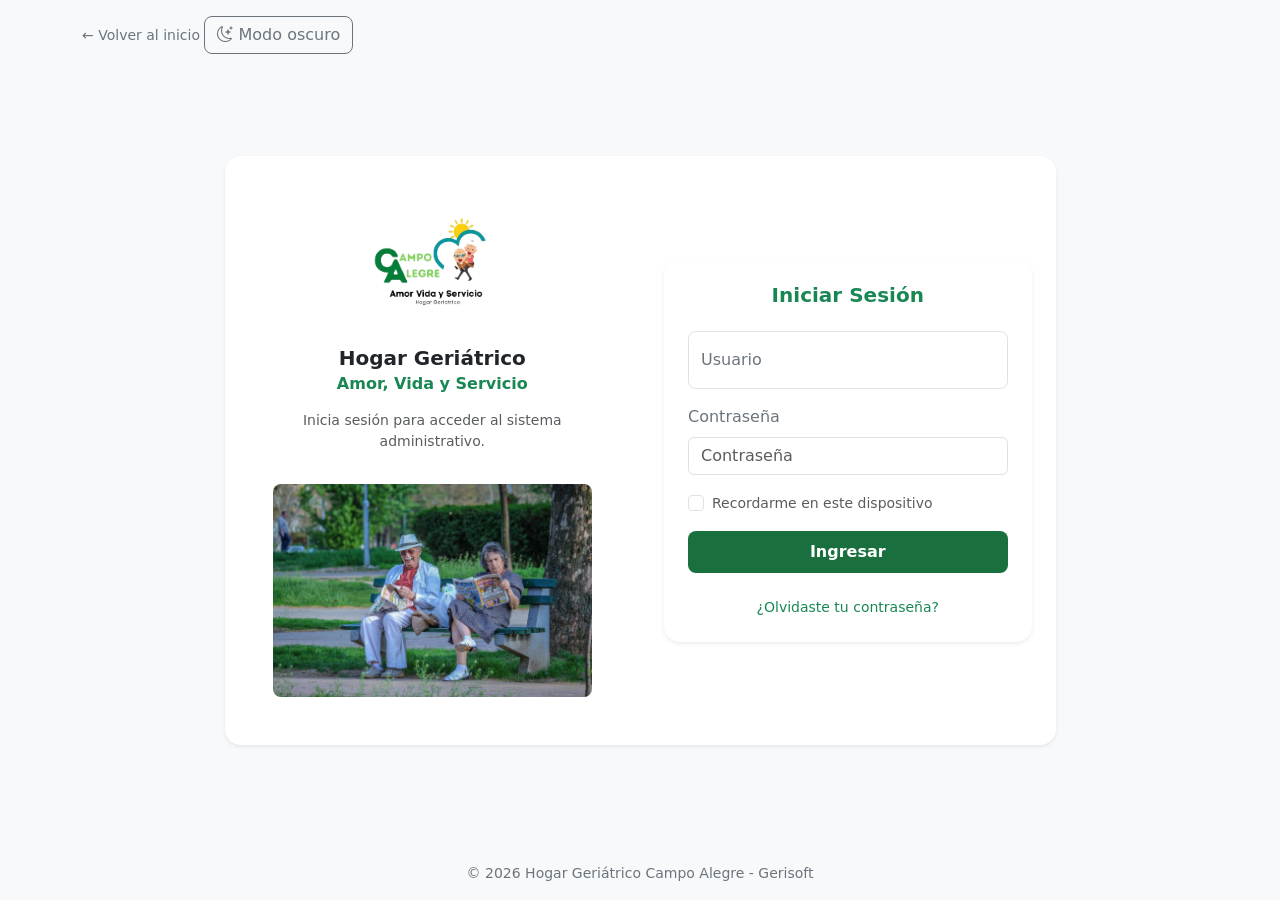
<file: login.html>
<!DOCTYPE html>
<html lang="es">
<head>
    <meta charset="UTF-8">
    <meta name="viewport" content="width=device-width, initial-scale=1.0">
    <meta name="description" content="Inicia Sesión en el panel de la empresa.">
    <title>Inicio Sesión | Gerisoft</title>

    
    <link href="https://cdn.jsdelivr.net/npm/bootstrap@5.3.3/dist/css/bootstrap.min.css" rel="stylesheet">

    <link href="https://cdn.jsdelivr.net/npm/bootstrap-icons@1.11.3/font/bootstrap-icons.css" rel="stylesheet">
</head>
<body class="bg-light d-flex flex-column min-vh-100 justify-content-between">
    <header class="container pt-3">
        <a href="index.html" class="text-decoration-none text-secondary small">
            &larr; Volver al inicio
     </a>
     <button type="button" id="btnTema" class="btn btn-outline-secondary rounded-3">
        <i class="bi bi-moon-stars" id="iconoTema"></i>
        <span id="textoTema">Modo oscuro</span>
    </button>
    </header>

    <main class="container my-auto py-4">
    <div class="row justify-content-center">
        <div class="col-12 col-lg-10 col-xl-9">

                <div class="card border-0 shadow-sm rounded-4 overflow-hidden bg-white">
             <div class="row g-0 align-items-center">

                     <div class="col-md-6 p-4 p-md-5 text-center d-flex flex-column justify-content-between h-100">
         <div>
                        <a href="index.html">
                    <img src="assets/images/logo Hogar geriatrico.png" alt="Logo Campo Alegre" class="img-fluid mb-3" style="max-width: 170px;">
                  </a>
                         <h2 class="h5 fw-bold text-dark mb-1">Hogar Geriátrico</h2>      
                        <h3 class="h6 fw-bold text-success mb-3">Amor, Vida y Servicio</h3>
                            <p class="text-muted small px-lg-2">
                                 Inicia sesión para acceder al sistema administrativo.
                         </p>
                                </div>
                            <div class="mt-3 w-100">
                            <img src="assets/images/abuelos.login_2.jpg" alt="Ilustración hogar" class="img-fluid rounded-3" style="max-height: 300px; object-fit: contain;">
                            </div>
                            </div>
                        <div class="col-md-6 p-3 p-md-4">
                         <div id="formularioLogin" class="card border-0 shadow-sm rounded-4 p-4 bg-white"> 
                            <h1 id="titulo-login" class="h5 fw-bold text-center text-success mb-4">
                                    Iniciar Sesión
                                </h1>                
                        <fieldset class="border-0 p-0 m-0">
                          <legend class="visually-hidden">Credenciales de acceso</legend>
                                     <div class="form-floating mb-3">
                              <input type="email" class="form-control rounded-3" id="correo" name="correo" placeholder="ejemplo@correo.com" required>
                                      <label for="correo" class="text-secondary">Usuario</label>
                                  </div>

                              <div class="mb-3">

    <label for="password" class="form-label text-secondary">
        Contraseña
    </label>

    <div class="input-group">

       

        <input type="password"
            class="form-control"
            id="password"
            name="password"
            placeholder="Contraseña"
            required>

    </div>

</div>
                          <div class="form-check mb-3">
                     <input class="form-check-input" type="checkbox" id="recordar" name="recordar">
                                            <label class="form-check-label small text-muted" for="recordar">
                                  Recordarme en este dispositivo
                             </label>
                                </div>
                             </fieldset>
                             <a href="admin.html" id="btnIngresar" class="btn w-100 text-white fw-bold py-2 rounded-3 text-decoration-none d-block text-center" style="background-color: #196f3d;">
        Ingresar
    </a>
</form>
                                </form>
                            <p class="text-center small mt-4 mb-0">
                                <a href="inicio.html" class="text-decoration-none text-success">¿Olvidaste tu contraseña?</a>
                                    </p>
                             </div>
                                </div>

                </div>
            </div>
            </div>
        </div>
        </main>


    <footer class="text-center py-3 small text-secondary">
        <p class="mb-0">&copy; 2026 Hogar Geriátrico Campo Alegre - Gerisoft</p>
    </footer>
    <script src="login.js"></script>
    <script src="https://cdn.jsdelivr.net/npm/bootstrap@5.3.3/dist/js/bootstrap.bundle.min.js"></script>
</body>
</html>
</file>
<file: estilos_html.css>
/* =================================
       BOTÓN FLOTANTE DE WHATSAPP
    ================================= */

    .whatsapp-float {
        position: fixed;
        bottom: 25px;
        right: 25px;
        width: 60px;
        height: 60px;
        background-color: #25D366;
        color: white;
        border-radius: 50%;
        display: flex;
        justify-content: center;
        align-items: center;
        font-size: 35px;
        text-decoration: none;
        z-index: 1000;
        box-shadow: 0 3px 8px rgba(0,0,0,0.3);
        animation: movimientoWhatsApp 2s infinite;
        transition: background-color 0.3s ease;
    }

    .whatsapp-float:hover {
        background-color: #188f45;
        color: white;
        animation-play-state: paused;
        transform: scale(1.1);
    }

    @keyframes movimientoWhatsApp {
        0%, 100% {
            transform: translateY(0);
        }

        50% {
            transform: translateY(-10px);
        }
    }


    /* =================================
       EFECTOS DEL MENÚ DE NAVEGACIÓN
    ================================= */

    .navbar .nav-link {
        color: #333333;
        position: relative;
        transition: all 0.3s ease;
    }

    .navbar .nav-link:hover {
        color: #25a900;
        transform: translateY(-3px);
    }

    /* Línea animada debajo de los enlaces */

    .navbar .nav-link::after {
        content: "";
        position: absolute;
        width: 0;
        height: 3px;
        bottom: 0;
        left: 0;
        background-color: #25a900;
        transition: width 0.3s ease;
    }

    .navbar .nav-link:hover::after {
        width: 100%;
    }


    /* =================================
       BOTÓN INICIAR SESIÓN
    ================================= */

    .navbar .btn {
        transition: all 0.3s ease;
    }

    .navbar .btn:hover {
        background-color: #188000;
        border-color: #188000;
        transform: scale(1.05);
        box-shadow: 0 4px 10px rgba(0,0,0,0.2);
    }


/* ============ BOTÓN MODO OSCURO ============ */

.tema-btn {
    position: fixed;
    top: 100px;
    right: 20px;
    z-index: 1050;
    padding: 10px 15px;
    border: none;
    border-radius: 25px;
    background-color: #00304D;
    color: white;
    cursor: pointer;
    font-size: 14px;
    box-shadow: 0 2px 6px rgba(0, 0, 0, 0.2);
}

.tema-btn:hover {
    background-color: #005477;
}

/* ============ MODO OSCURO ============ */

body.modo-oscuro {
    background-color: #121820 !important;
    color: #eeeeee !important;
}

/* Fondo de las secciones */
body.modo-oscuro section {
    background-color: #1c2733 !important;
    color: #eeeeee !important;
}

/* Títulos */
body.modo-oscuro h1,
body.modo-oscuro h2,
body.modo-oscuro h3,
body.modo-oscuro h4 {
    color: #eeeeee !important;
}

/* Párrafos y textos */
body.modo-oscuro p,
body.modo-oscuro li,
body.modo-oscuro label {
    color: #dddddd !important;
}

/* Tarjetas */
body.modo-oscuro .card {
    background-color: #263442 !important;
    color: #eeeeee !important;
}

/* Barra de navegación */
body.modo-oscuro nav,
body.modo-oscuro .navbar {
    background-color: #101820 !important;
}

/* Pie de página */
body.modo-oscuro footer {
    background-color: #101820 !important;
    color: #eeeeee !important;
}

/* Botón cuando está activado el modo oscuro */
body.modo-oscuro .tema-btn {
    background-color: #f0c75e;
    color: #17212b;
}


/* ==========================================
   MENÚ DE NAVEGACIÓN EN MODO OSCURO
   ========================================== */

/* Cambia el color de los enlaces del menú a blanco
   cuando el usuario activa el modo oscuro */
body.modo-oscuro .navbar .nav-link {
    color: #ffffff !important;
}

/* Cambia el color de los enlaces cuando
   el usuario pasa el cursor sobre ellos */
body.modo-oscuro .navbar .nav-link:hover {
    color: #80cfff !important;
}

/* Cambia el color del enlace que está activo,
   es decir, la sección que se encuentra seleccionada */
body.modo-oscuro .navbar .nav-link.active {
    color: #80cfff !important;
}

/* Cambia el color del nombre o logotipo de GERISOFT
   para que se pueda leer sobre el fondo oscuro */
body.modo-oscuro .navbar .navbar-brand {
    color: #ffffff !important;
}

/* Cambia el borde del botón que despliega el menú
   cuando la página se visualiza desde un celular */
body.modo-oscuro .navbar-toggler {
    border-color: #ffffff;
}

/* Invierte los colores del icono de las tres líneas
   para que se vea blanco en el modo oscuro */
body.modo-oscuro .navbar-toggler-icon {
    filter: invert(1);
}


/* ==========================================
   PRESENTACIÓN PRINCIPAL - MODO CLARO
   ========================================== */

/* Degradado blanco sobre la imagen */
.degradado-inicio {
    z-index: 2;
    background: linear-gradient(
        90deg,
        rgba(255, 255, 255, 0.95) 0%,
        rgba(255, 255, 255, 0.8) 45%,
        rgba(255, 255, 255, 0.2) 100%
    );
    transition: background 0.4s ease;
}

/* Texto de bienvenida */
.texto-bienvenida {
    color: #198754;
}

/* Título principal */
.titulo-inicio {
    color: #212529;
}

/* Subtítulo */
.subtitulo-inicio {
    color: #198754;
}

/* Descripción */
.descripcion-inicio {
    color: #6c757d;
}


/* ==========================================
   PRESENTACIÓN PRINCIPAL - MODO OSCURO
   ========================================== */

/* Cambia el degradado blanco por uno oscuro */
body.modo-oscuro .degradado-inicio {
    background: linear-gradient(
        90deg,
        rgba(15, 25, 35, 0.97) 0%,
        rgba(15, 25, 35, 0.88) 45%,
        rgba(15, 25, 35, 0.35) 100%
    );
}

/* Color del texto de bienvenida */
body.modo-oscuro .texto-bienvenida {
    color: #75d6a5;
}

/* Color del título principal */
body.modo-oscuro .titulo-inicio {
    color: #ffffff;
}

/* Color del subtítulo */
body.modo-oscuro .subtitulo-inicio {
    color: #75d6a5;
}

/* Color de la descripción */
body.modo-oscuro .descripcion-inicio {
    color: #e0e6eb;
}



/* ==========================================
   PRESENTACIÓN PRINCIPAL - MODO CLARO
   ========================================== */

/* Degradado blanco sobre la imagen */
.degradado-inicio {
    z-index: 2;
    background: linear-gradient(
        90deg,
        rgba(255, 255, 255, 0.95) 0%,
        rgba(255, 255, 255, 0.8) 45%,
        rgba(255, 255, 255, 0.2) 100%
    );
    transition: background 0.4s ease;
}

/* Texto de bienvenida */
.texto-bienvenida {
    color: #198754;
}

/* Título principal */
.titulo-inicio {
    color: #212529;
}

/* Subtítulo */
.subtitulo-inicio {
    color: #198754;
}

/* Descripción */
.descripcion-inicio {
    color: #6c757d;
}


/* ==========================================
   PRESENTACIÓN PRINCIPAL - MODO OSCURO
   ========================================== */

/* Cambia el degradado blanco por uno oscuro */
body.modo-oscuro .degradado-inicio {
    background: linear-gradient(
        90deg,
        rgba(15, 25, 35, 0.97) 0%,
        rgba(15, 25, 35, 0.88) 45%,
        rgba(15, 25, 35, 0.35) 100%
    );
}

/* Color del texto de bienvenida */
body.modo-oscuro .texto-bienvenida {
    color: #75d6a5;
}

/* Color del título principal */
body.modo-oscuro .titulo-inicio {
    color: #ffffff;
}

/* Color del subtítulo */
body.modo-oscuro .subtitulo-inicio {
    color: #75d6a5;
}

/* Color de la descripción */
body.modo-oscuro .descripcion-inicio {
    color: #e0e6eb;
}
</file>
